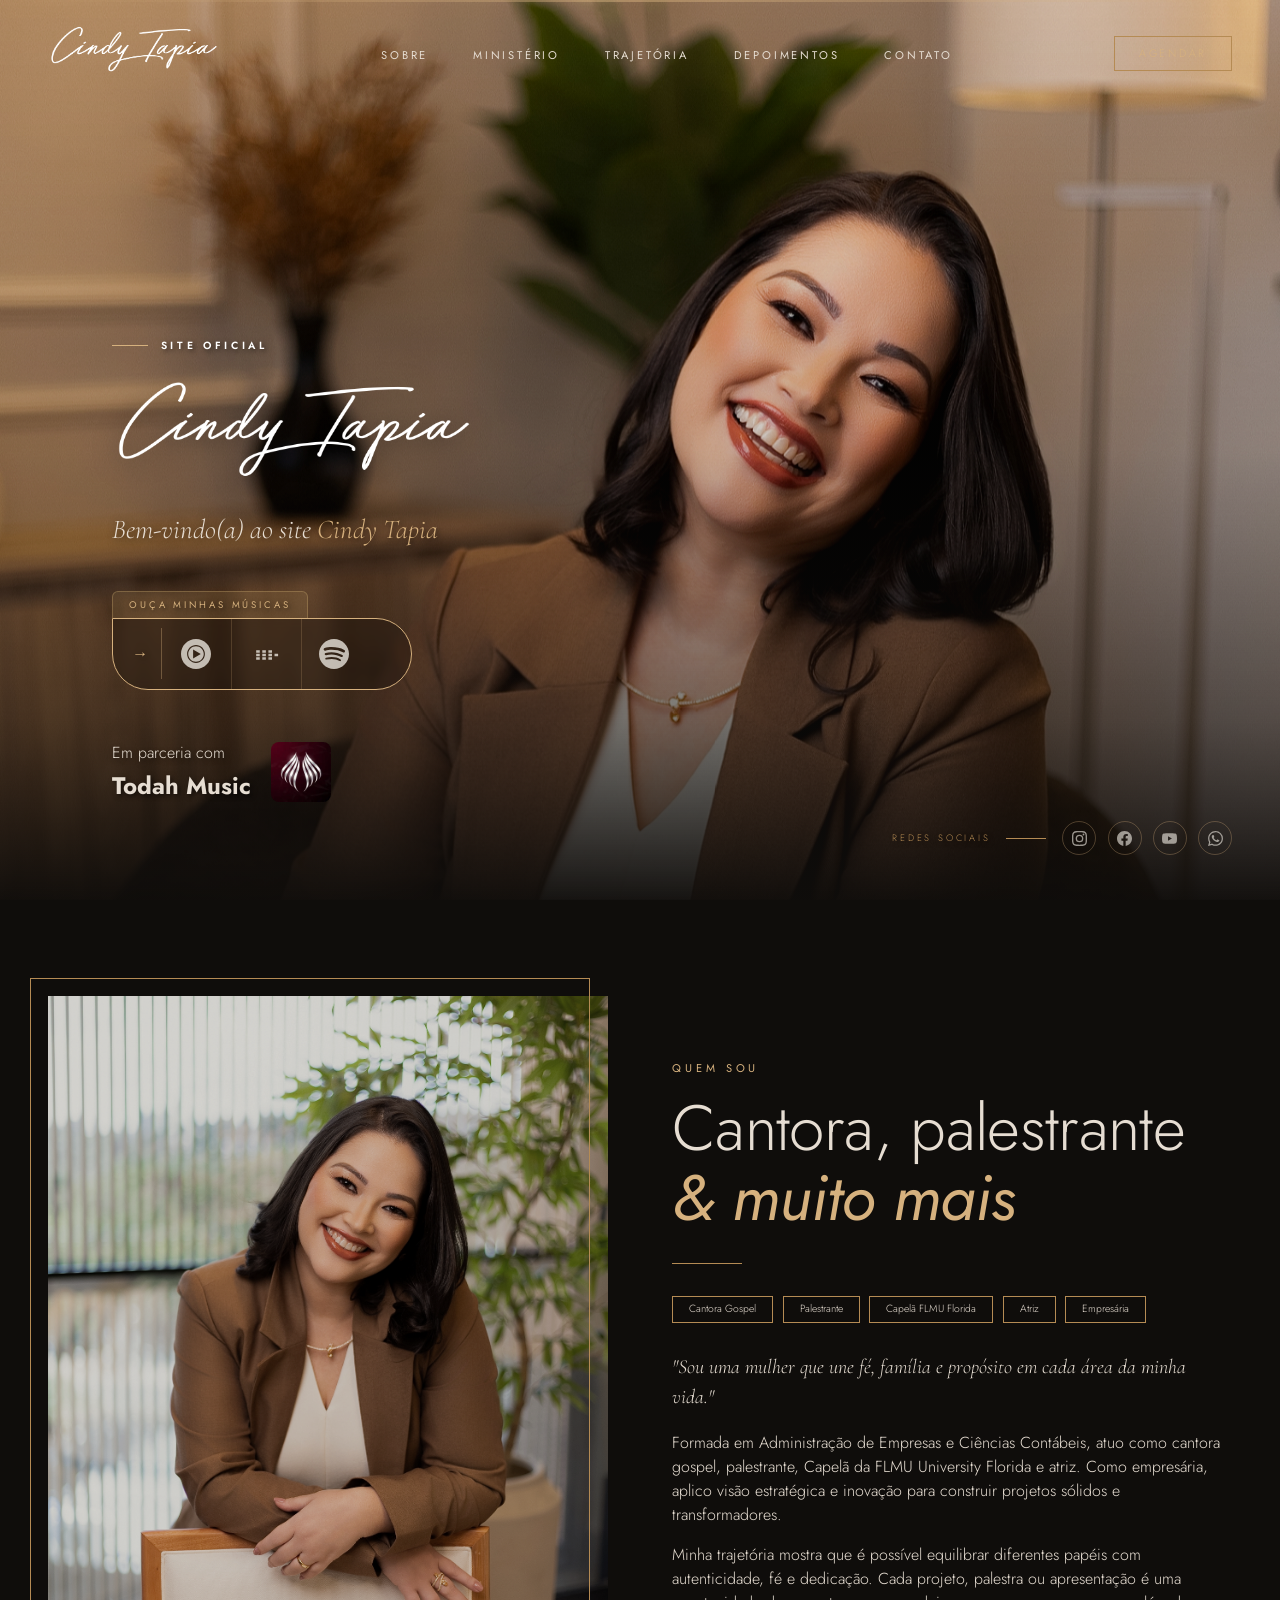
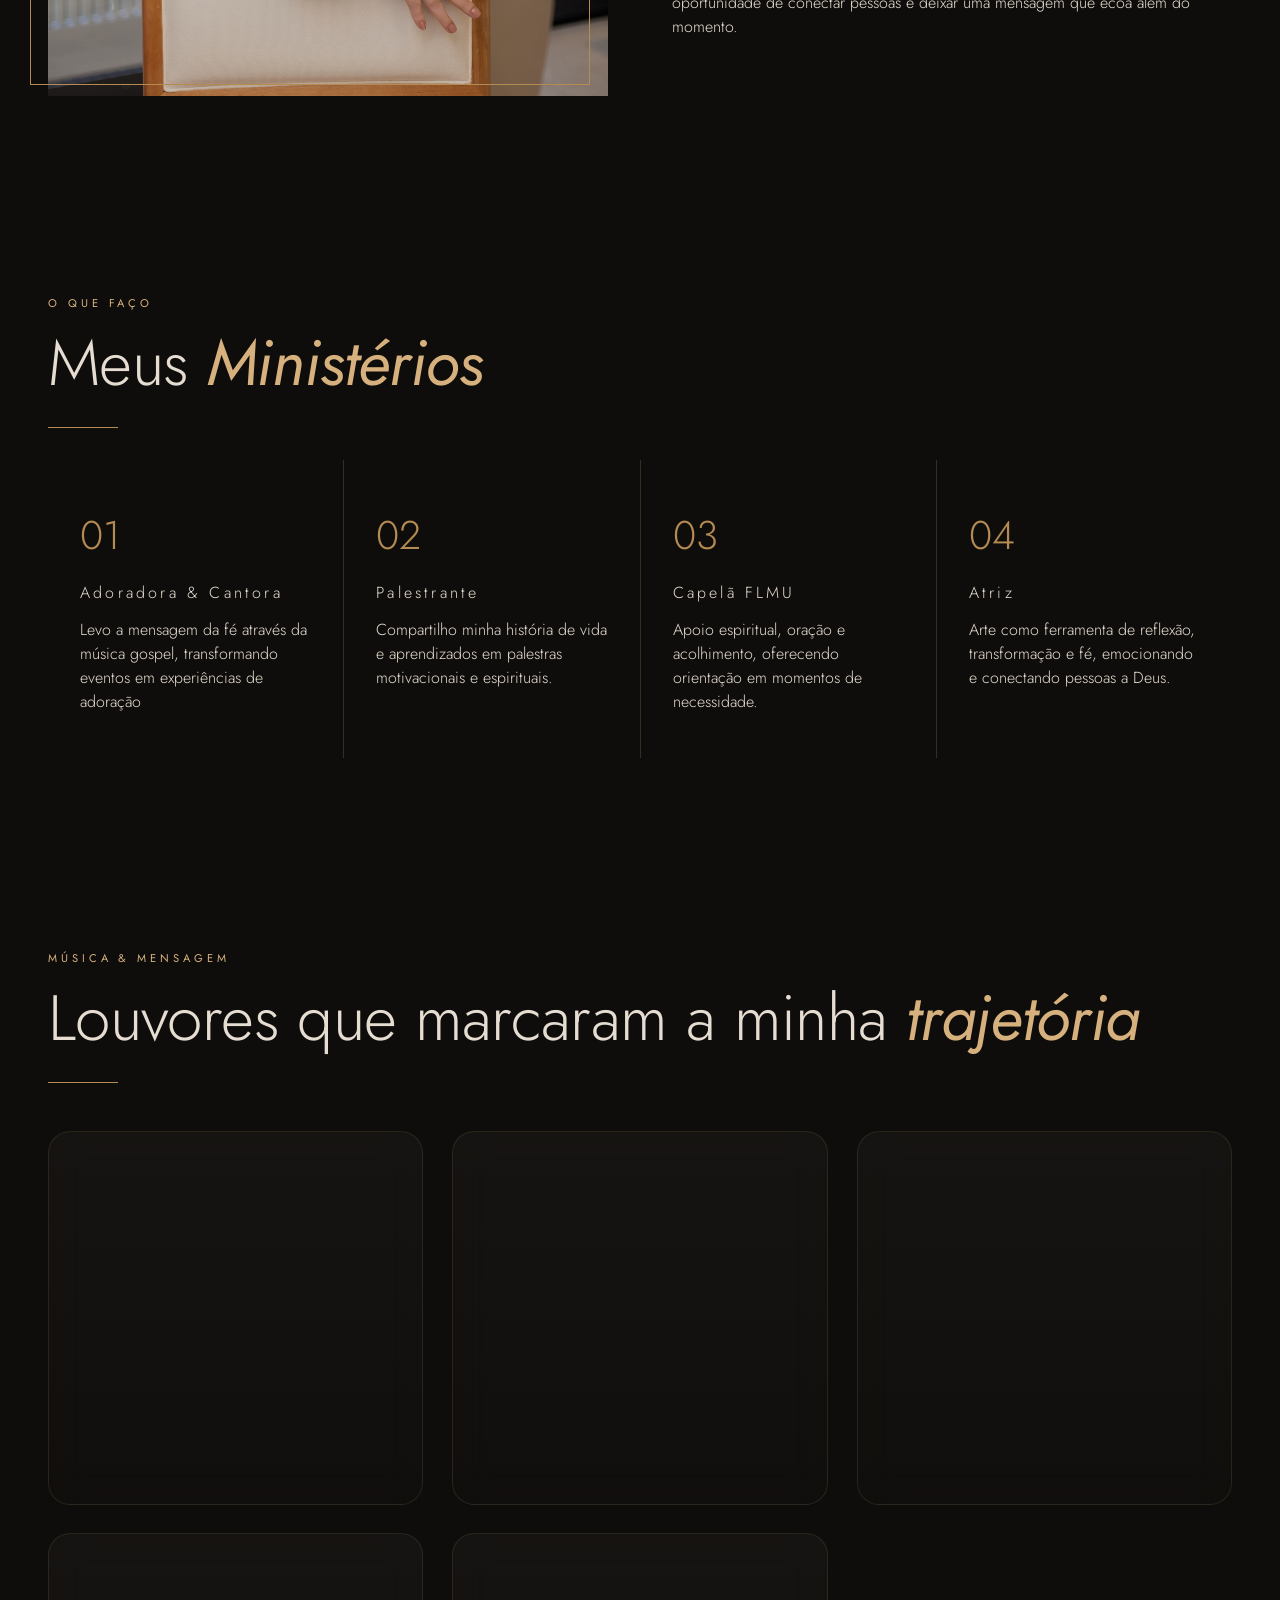
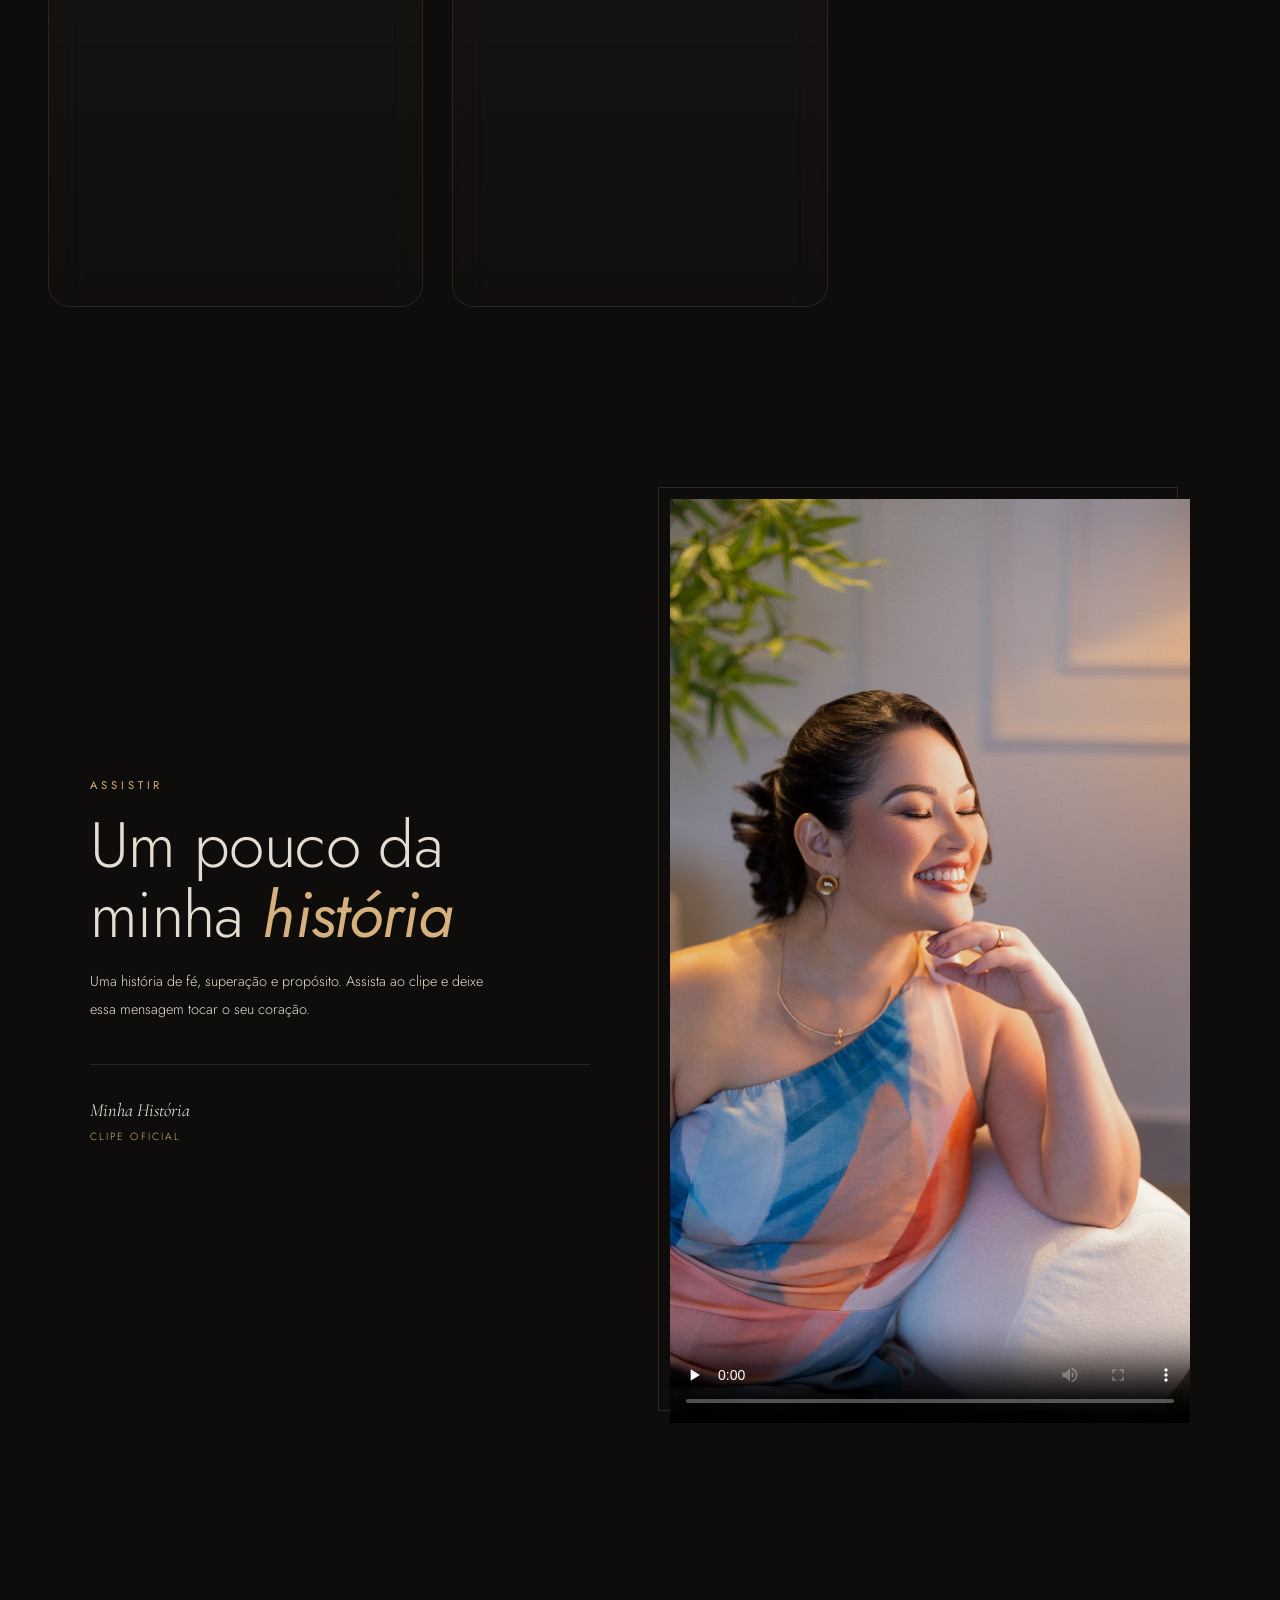
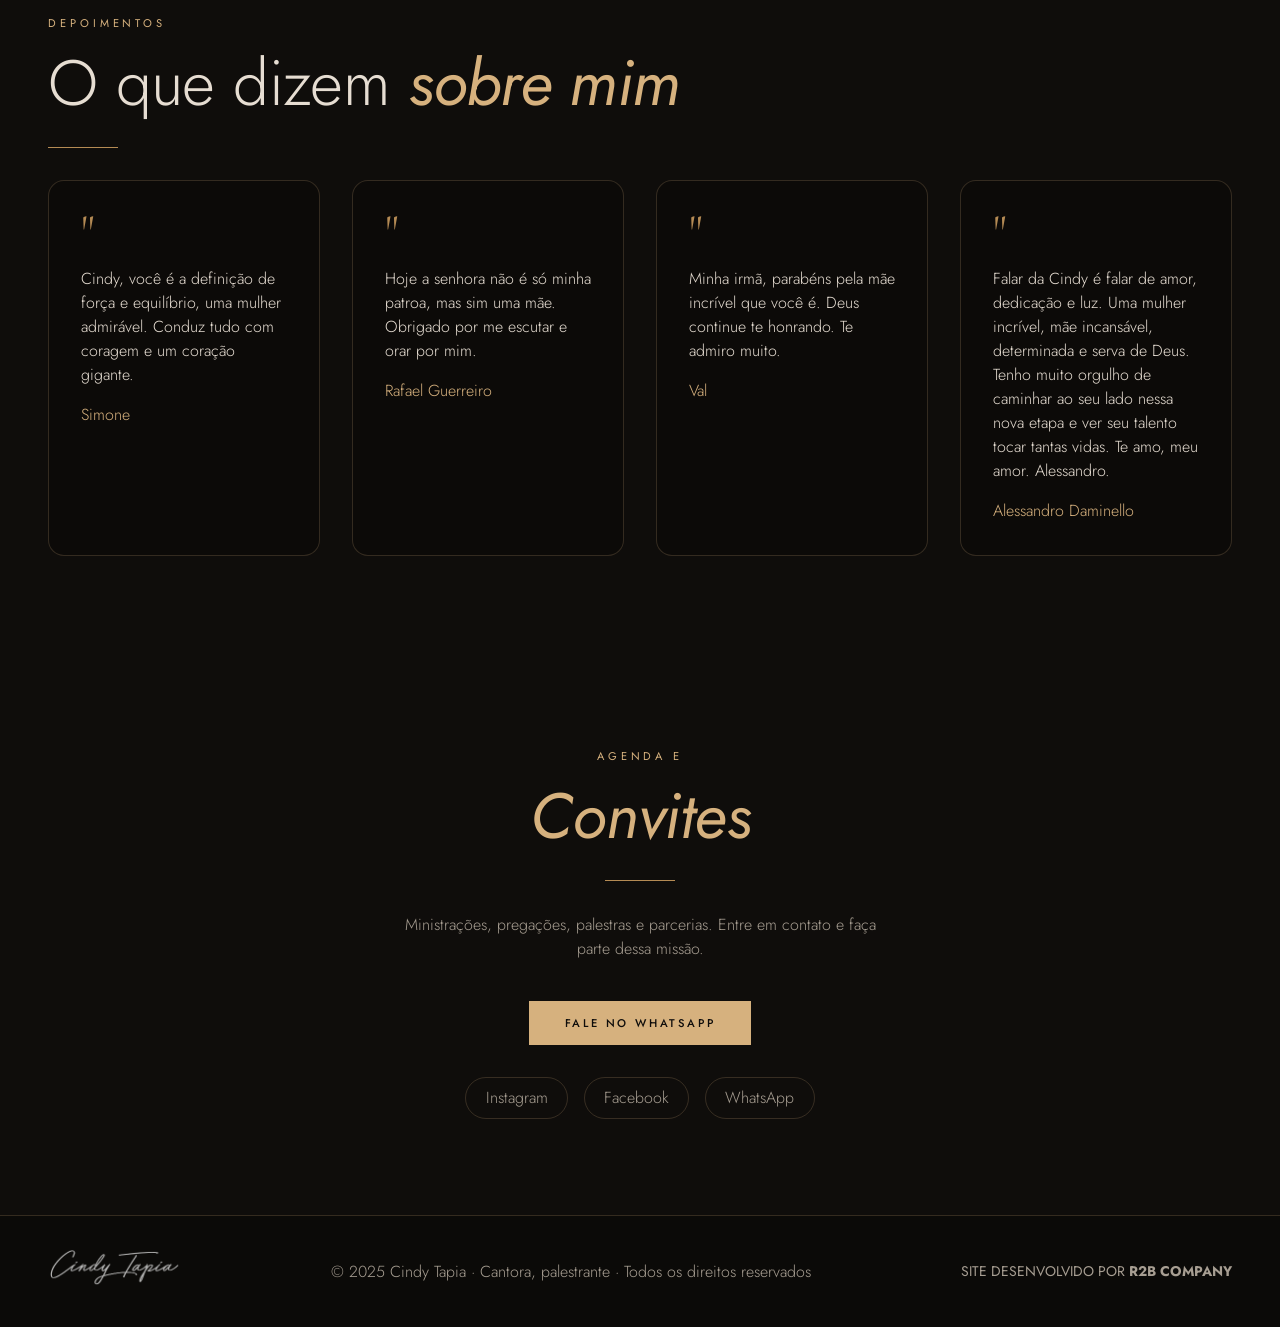
<file: index.html>
<!DOCTYPE html>
<html lang="pt-BR">

<head>
  <meta charset="UTF-8">
  <meta name="viewport" content="width=device-width, initial-scale=1.0, viewport-fit=cover">
  <title>Cindy Tapia — Cantora, Palestrante & Adoradora | Site Oficial</title>
  <link rel="preconnect" href="https://fonts.googleapis.com">
  <link rel="preconnect" href="https://fonts.gstatic.com" crossorigin>
  <link
    href="https://fonts.googleapis.com/css2?family=Cormorant+Garamond:ital,wght@0,300;0,400;0,500;0,600;1,300;1,400&family=Jost:wght@200;300;400;500;600&display=swap"
    rel="stylesheet">
  <link rel="stylesheet" href="css/base.css">
  <link rel="stylesheet" href="css/nav.css">
  <link rel="stylesheet" href="css/hero.css">
  <link rel="stylesheet" href="css/sobre.css">
  <link rel="stylesheet" href="css/ministerios.css">
  <link rel="stylesheet" href="css/hits.css">
  <link rel="stylesheet" href="css/depoimentos.css">
  <link rel="stylesheet" href="css/video.css">
  <link rel="stylesheet" href="css/contato.css">
  <link rel="stylesheet" href="css/footer.css">
  <link rel="stylesheet" href="css/responsive.css">
</head>

<body>

  <nav id="main-nav">
    <a href="#inicio" class="nav-logo">
      <img src="./imgs/Logo_Cindy-Tapi.png" alt="Cindy Tapia Logo">
    </a>

    <ul class="nav-links">
      <li><a href="#sobre" class="nav-link-item">Sobre</a></li>
      <li><a href="#ministerio" class="nav-link-item">Ministério</a></li>
      <li><a href="#trajetoria" class="nav-link-item">Trajetória</a></li>
      <li><a href="#depoimentos" class="nav-link-item">Depoimentos</a></li>
      <li><a href="#contato" class="nav-link-item">Contato</a></li>
    </ul>

    <a href="#contato" class="nav-cta">Agendar</a>

    <button class="nav-hamburger" id="nav-hamburger" aria-label="Abrir menu">
      <span></span>
      <span></span>
      <span></span>
    </button>
  </nav>

  <!-- Menu mobile overlay -->
  <div class="nav-mobile-overlay" id="nav-mobile-overlay">
    <button class="nav-mobile-close" id="nav-mobile-close" aria-label="Fechar menu">✕</button>
    <ul class="nav-mobile-links">
      <li><a href="#sobre">Sobre</a></li>
      <li><a href="#ministerio">Ministério</a></li>
      <li><a href="#trajetoria">Trajetória</a></li>
      <li><a href="#depoimentos">Depoimentos</a></li>
      <li><a href="#contato">Contato</a></li>
    </ul>
    <a href="#contato" class="btn-primary nav-mobile-cta">Agendar</a>
  </div>

  <!-- Hero -->
  <section id="inicio">
    <div class="hero-bg"></div>
    <div class="hero-overlay"></div>
    <div class="hero-topline"></div>

    <div class="hero-content">
      <p class="hero-label">Site Oficial</p>

      <img class="hero-logo-img" src="./imgs/Logo_Cindy-Tapi.png" alt="Cindy Tapia Logo">

      <p class="hero-slogan">Bem-vindo(a) ao site <em>Cindy Tapia</em></p>

      <!-- Botão streaming -->
      <div class="stream-wrapper">
        <span class="stream-top-label">Ouça minhas músicas</span>
        <div class="hero-stream-btn">
          <span class="stream-arrow">→</span>
          <span class="stream-icons">
            <a href="https://music.youtube.com/search?q=Cindy+Tapia" target="_blank" class="stream-icon"
              title="YouTube Music">
              <svg viewBox="0 0 24 24" xmlns="http://www.w3.org/2000/svg">
                <path
                  d="M12 0C5.376 0 0 5.376 0 12s5.376 12 12 12 12-5.376 12-12S18.624 0 12 0zm0 19.104c-3.924 0-7.104-3.18-7.104-7.104S8.076 4.896 12 4.896s7.104 3.18 7.104 7.104-3.18 7.104-7.104 7.104zm0-13.332c-3.432 0-6.228 2.796-6.228 6.228S8.568 18.228 12 18.228s6.228-2.796 6.228-6.228S15.432 5.772 12 5.772zM9.684 15.54V8.46L15.816 12l-6.132 3.54z" />
              </svg>
            </a>
            <a href="https://www.deezer.com/search/Cindy%20Tapia" target="_blank" class="stream-icon" title="Deezer">
              <svg viewBox="0 0 24 24" xmlns="http://www.w3.org/2000/svg">
                <path
                  d="M18.81 11.843h2.877v1.937H18.81zm-4.893 0h2.877v1.937h-2.877zm-4.891 0h2.877v1.937H9.026zm-4.893 0H7.01v1.937H4.133zM13.917 9H16.794v1.937h-2.877zM9.026 9h2.877v1.937H9.026zM4.133 9H7.01v1.937H4.133zm9.784 5.683h2.877v1.937h-2.877zm-4.891 0h2.877v1.937H9.026zm-4.893 0H7.01v1.937H4.133z" />
              </svg>
            </a>
            <a href="https://open.spotify.com/search/Cindy%20Tapia" target="_blank" class="stream-icon" title="Spotify">
              <svg viewBox="0 0 24 24" xmlns="http://www.w3.org/2000/svg">
                <path
                  d="M12 0C5.4 0 0 5.4 0 12s5.4 12 12 12 12-5.4 12-12S18.66 0 12 0zm5.521 17.34c-.24.359-.66.48-1.021.24-2.82-1.74-6.36-2.101-10.561-1.141-.418.122-.779-.179-.899-.539-.12-.421.18-.78.54-.9 4.56-1.021 8.52-.6 11.64 1.32.42.18.479.659.301 1.02zm1.44-3.3c-.301.42-.841.6-1.262.3-3.239-1.98-8.159-2.58-11.939-1.38-.479.12-1.02-.12-1.14-.6-.12-.48.12-1.021.6-1.141C9.6 9.9 15 10.561 18.72 12.84c.361.181.54.78.241 1.2zm.12-3.36C15.24 8.4 8.82 8.16 5.16 9.301c-.6.179-1.2-.181-1.38-.721-.18-.601.18-1.2.72-1.381 4.26-1.26 11.28-1.02 15.721 1.621.539.3.719 1.02.419 1.56-.299.421-1.02.599-1.559.3z" />
              </svg>
            </a>
          </span>
        </div>
      </div>
      <div class="hover-ofer">
        <div class="hover-ofer-inter">
          <p>Em parceria com</p>
          <h1>Todah Music</h1>
        </div>
        <img class="logoTodah" src="./imgs/logoTodah.webp" alt="Todah Music Logo" />
      </div>

      <div class="hero-social esconder-desktop">
        <div class="hero-social-icons">
          <a href="https://www.instagram.com/cindytapia.oficial" target="_blank" class="social-icon-btn"
            title="Instagram">
            <svg viewBox="0 0 24 24">
              <path
                d="M12 2.163c3.204 0 3.584.012 4.85.07 3.252.148 4.771 1.691 4.919 4.919.058 1.265.069 1.645.069 4.849 0 3.205-.012 3.584-.069 4.849-.149 3.225-1.664 4.771-4.919 4.919-1.266.058-1.644.07-4.85.07-3.204 0-3.584-.012-4.849-.07-3.26-.149-4.771-1.699-4.919-4.92-.058-1.265-.07-1.644-.07-4.849 0-3.204.013-3.583.07-4.849.149-3.227 1.664-4.771 4.919-4.919 1.266-.057 1.645-.069 4.849-.069zM12 0C8.741 0 8.333.014 7.053.072 2.695.272.273 2.69.073 7.052.014 8.333 0 8.741 0 12c0 3.259.014 3.668.072 4.948.2 4.358 2.618 6.78 6.98 6.98C8.333 23.986 8.741 24 12 24c3.259 0 3.668-.014 4.948-.072 4.354-.2 6.782-2.618 6.979-6.98.059-1.28.073-1.689.073-4.948 0-3.259-.014-3.667-.072-4.947-.196-4.354-2.617-6.78-6.979-6.98C15.668.014 15.259 0 12 0zm0 5.838a6.162 6.162 0 100 12.324 6.162 6.162 0 000-12.324zM12 16a4 4 0 110-8 4 4 0 010 8zm6.406-11.845a1.44 1.44 0 100 2.881 1.44 1.44 0 000-2.881z" />
            </svg>
          </a>
          <a href="https://www.facebook.com/cindytapia.oficial/" target="_blank" class="social-icon-btn"
            title="Facebook">
            <svg viewBox="0 0 24 24">
              <path
                d="M24 12.073c0-6.627-5.373-12-12-12s-12 5.373-12 12c0 5.99 4.388 10.954 10.125 11.854v-8.385H7.078v-3.47h3.047V9.43c0-3.007 1.792-4.669 4.533-4.669 1.312 0 2.686.235 2.686.235v2.953H15.83c-1.491 0-1.956.925-1.956 1.874v2.25h3.328l-.532 3.47h-2.796v8.385C19.612 23.027 24 18.062 24 12.073z" />
            </svg>
          </a>
          <a href="https://www.youtube.com/@CindyTapia" target="_blank" class="social-icon-btn" title="YouTube">
            <svg viewBox="0 0 24 24">
              <path
                d="M23.495 6.205a3.007 3.007 0 00-2.088-2.088c-1.87-.501-9.396-.501-9.396-.501s-7.507-.01-9.396.501A3.007 3.007 0 00.527 6.205a31.247 31.247 0 00-.522 5.805 31.247 31.247 0 00.522 5.783 3.007 3.007 0 002.088 2.088c1.868.502 9.396.502 9.396.502s7.506 0 9.396-.502a3.007 3.007 0 002.088-2.088 31.247 31.247 0 00.5-5.783 31.247 31.247 0 00-.5-5.805zM9.609 15.601V8.408l6.264 3.602z" />
            </svg>
          </a>
          <a href="https://wa.me/5519974047076" target="_blank" class="social-icon-btn" title="WhatsApp">
            <svg viewBox="0 0 24 24">
              <path
                d="M17.472 14.382c-.297-.149-1.758-.867-2.03-.967-.273-.099-.471-.148-.67.15-.197.297-.767.966-.94 1.164-.173.199-.347.223-.644.075-.297-.15-1.255-.463-2.39-1.475-.883-.788-1.48-1.761-1.653-2.059-.173-.297-.018-.458.13-.606.134-.133.298-.347.446-.52.149-.174.198-.298.298-.497.099-.198.05-.371-.025-.52-.075-.149-.669-1.612-.916-2.207-.242-.579-.487-.5-.669-.51-.173-.008-.371-.01-.57-.01-.198 0-.52.074-.792.372-.272.297-1.04 1.016-1.04 2.479 0 1.462 1.065 2.875 1.213 3.074.149.198 2.096 3.2 5.077 4.487.709.306 1.262.489 1.694.625.712.227 1.36.195 1.871.118.571-.085 1.758-.719 2.006-1.413.248-.694.248-1.289.173-1.413-.074-.124-.272-.198-.57-.347m-5.421 7.403h-.004a9.87 9.87 0 01-5.031-1.378l-.361-.214-3.741.982.998-3.648-.235-.374a9.86 9.86 0 01-1.51-5.26c.001-5.45 4.436-9.884 9.888-9.884 2.64 0 5.122 1.03 6.988 2.898a9.825 9.825 0 012.893 6.994c-.003 5.45-4.437 9.884-9.885 9.884m8.413-18.297A11.815 11.815 0 0012.05 0C5.495 0 .16 5.335.157 11.892c0 2.096.547 4.142 1.588 5.945L.057 24l6.305-1.654a11.882 11.882 0 005.683 1.448h.005c6.554 0 11.89-5.335 11.893-11.893a11.821 11.821 0 00-3.48-8.413z" />
            </svg>
          </a>
        </div>
      </div>
    </div>

    <!-- Redes sociais inferior direito (Desktop) -->
    <div class="hero-social esconder-celular">
      <span class="hero-social-label">Redes Sociais</span>
      <div class="hero-social-line"></div>
      <div class="hero-social-icons">
        <a href="https://www.instagram.com/cindytapia.oficial" target="_blank" class="social-icon-btn"
          title="Instagram">
          <svg viewBox="0 0 24 24">
            <path
              d="M12 2.163c3.204 0 3.584.012 4.85.07 3.252.148 4.771 1.691 4.919 4.919.058 1.265.069 1.645.069 4.849 0 3.205-.012 3.584-.069 4.849-.149 3.225-1.664 4.771-4.919 4.919-1.266.058-1.644.07-4.85.07-3.204 0-3.584-.012-4.849-.07-3.26-.149-4.771-1.699-4.919-4.92-.058-1.265-.07-1.644-.07-4.849 0-3.204.013-3.583.07-4.849.149-3.227 1.664-4.771 4.919-4.919 1.266-.057 1.645-.069 4.849-.069zM12 0C8.741 0 8.333.014 7.053.072 2.695.272.273 2.69.073 7.052.014 8.333 0 8.741 0 12c0 3.259.014 3.668.072 4.948.2 4.358 2.618 6.78 6.98 6.98C8.333 23.986 8.741 24 12 24c3.259 0 3.668-.014 4.948-.072 4.354-.2 6.782-2.618 6.979-6.98.059-1.28.073-1.689.073-4.948 0-3.259-.014-3.667-.072-4.947-.196-4.354-2.617-6.78-6.979-6.98C15.668.014 15.259 0 12 0zm0 5.838a6.162 6.162 0 100 12.324 6.162 6.162 0 000-12.324zM12 16a4 4 0 110-8 4 4 0 010 8zm6.406-11.845a1.44 1.44 0 100 2.881 1.44 1.44 0 000-2.881z" />
          </svg>
        </a>
        <a href="https://www.facebook.com/cindytapia.oficial/" target="_blank" class="social-icon-btn" title="Facebook">
          <svg viewBox="0 0 24 24">
            <path
              d="M24 12.073c0-6.627-5.373-12-12-12s-12 5.373-12 12c0 5.99 4.388 10.954 10.125 11.854v-8.385H7.078v-3.47h3.047V9.43c0-3.007 1.792-4.669 4.533-4.669 1.312 0 2.686.235 2.686.235v2.953H15.83c-1.491 0-1.956.925-1.956 1.874v2.25h3.328l-.532 3.47h-2.796v8.385C19.612 23.027 24 18.062 24 12.073z" />
          </svg>
        </a>
        <a href="https://www.youtube.com/@CindyTapia" target="_blank" class="social-icon-btn" title="YouTube">
          <svg viewBox="0 0 24 24">
            <path
              d="M23.495 6.205a3.007 3.007 0 00-2.088-2.088c-1.87-.501-9.396-.501-9.396-.501s-7.507-.01-9.396.501A3.007 3.007 0 00.527 6.205a31.247 31.247 0 00-.522 5.805 31.247 31.247 0 00.522 5.783 3.007 3.007 0 002.088 2.088c1.868.502 9.396.502 9.396.502s7.506 0 9.396-.502a3.007 3.007 0 002.088-2.088 31.247 31.247 0 00.5-5.783 31.247 31.247 0 00-.5-5.805zM9.609 15.601V8.408l6.264 3.602z" />
          </svg>
        </a>
        <a href="https://wa.me/5519974047076" target="_blank" class="social-icon-btn" title="WhatsApp">
          <svg viewBox="0 0 24 24">
            <path
              d="M17.472 14.382c-.297-.149-1.758-.867-2.03-.967-.273-.099-.471-.148-.67.15-.197.297-.767.966-.94 1.164-.173.199-.347.223-.644.075-.297-.15-1.255-.463-2.39-1.475-.883-.788-1.48-1.761-1.653-2.059-.173-.297-.018-.458.13-.606.134-.133.298-.347.446-.52.149-.174.198-.298.298-.497.099-.198.05-.371-.025-.52-.075-.149-.669-1.612-.916-2.207-.242-.579-.487-.5-.669-.51-.173-.008-.371-.01-.57-.01-.198 0-.52.074-.792.372-.272.297-1.04 1.016-1.04 2.479 0 1.462 1.065 2.875 1.213 3.074.149.198 2.096 3.2 5.077 4.487.709.306 1.262.489 1.694.625.712.227 1.36.195 1.871.118.571-.085 1.758-.719 2.006-1.413.248-.694.248-1.289.173-1.413-.074-.124-.272-.198-.57-.347m-5.421 7.403h-.004a9.87 9.87 0 01-5.031-1.378l-.361-.214-3.741.982.998-3.648-.235-.374a9.86 9.86 0 01-1.51-5.26c.001-5.45 4.436-9.884 9.888-9.884 2.64 0 5.122 1.03 6.988 2.898a9.825 9.825 0 012.893 6.994c-.003 5.45-4.437 9.884-9.885 9.884m8.413-18.297A11.815 11.815 0 0012.05 0C5.495 0 .16 5.335.157 11.892c0 2.096.547 4.142 1.588 5.945L.057 24l6.305-1.654a11.882 11.882 0 005.683 1.448h.005c6.554 0 11.89-5.335 11.893-11.893a11.821 11.821 0 00-3.48-8.413z" />
          </svg>
        </a>
      </div>
    </div>
  </section>

  <!-- Sobre -->
  <section id="sobre" class="grid-2col">
    <div class="sobre-img-wrap">
      <img class="sobre-img" src="./imgs/sobre.webp" alt="Cindy Tapia retrato">
      <div class="sobre-deco"></div>
    </div>
    <div class="sobre-text">
      <p class="section-label">Quem sou</p>
      <h2 class="section-title">Cantora, palestrante <em>& muito mais</em></h2>
      <div class="divider-premium"></div>
      <div class="sobre-tags">
        <span class="sobre-tag">Cantora Gospel</span>
        <span class="sobre-tag">Palestrante</span>
        <span class="sobre-tag">Capelã FLMU Florida</span>
        <span class="sobre-tag">Atriz</span>
        <span class="sobre-tag">Empresária</span>
      </div>
      <p class="sobre-lead">"Sou uma mulher que une fé, família e propósito em cada área da minha vida."</p>
      <p class="sobre-copy">Formada em Administração de Empresas e Ciências Contábeis, atuo como cantora gospel,
        palestrante, Capelã da FLMU University Florida e atriz. Como empresária, aplico visão estratégica e inovação
        para construir projetos sólidos e transformadores.</p>
      <p>Minha trajetória mostra que é possível equilibrar diferentes papéis com autenticidade, fé e dedicação. Cada
        projeto, palestra ou apresentação é uma oportunidade de conectar pessoas e deixar uma mensagem que ecoa além do
        momento.</p>
    </div>
  </section>

  <!-- ministerio -->
  <section id="ministerio">
    <p class="section-label">O que faço</p>
    <h2 class="section-title">Meus <em>Ministérios</em></h2>
    <div class="divider-premium"></div>
    <div class="servicos-grid-premium">
      <div class="servico-card">
        <div class="servico-num">01</div>
        <div class="servico-titulo">Adoradora & Cantora</div>
        <p>Levo a mensagem da fé através da música gospel, transformando eventos em experiências de adoração</p>
      </div>
      <div class="servico-card">
        <div class="servico-num">02</div>
        <div class="servico-titulo">Palestrante</div>
        <p>Compartilho minha história de vida e aprendizados em palestras motivacionais e espirituais.</p>
      </div>
      <div class="servico-card">
        <div class="servico-num">03</div>
        <div class="servico-titulo">Capelã FLMU</div>
        <p>Apoio espiritual, oração e acolhimento, oferecendo orientação em momentos de necessidade.</p>
      </div>
      <div class="servico-card">
        <div class="servico-num">04</div>
        <div class="servico-titulo">Atriz</div>
        <p>Arte como ferramenta de reflexão, transformação e fé, emocionando e conectando pessoas a Deus.</p>
      </div>
    </div>
  </section>

  <!-- Louvores que marcaram a minha trajetoria -->
  <section id="trajetoria">
    <p class="section-label">Música & Mensagem</p>
    <h2 class="section-title">
      Louvores que marcaram a minha <em>trajetória</em>
    </h2>

    <div class="divider-premium"></div>

    <div class="hits-grid">

      <!-- Deus de Obras Completas -->
      <div class="hit-card">
        <iframe src="https://open.spotify.com/embed/track/2w0ClmhcjbXhTUHwZRWDJ8?utm_source=generator" loading="lazy"
          allow="autoplay; clipboard-write; encrypted-media; fullscreen; picture-in-picture">
        </iframe>
      </div>

      <!-- Eu Navegarei -->
      <div class="hit-card">
        <iframe data-testid="embed-iframe" style="border-radius:12px"
          src="https://open.spotify.com/embed/track/3pyEWO6mEOzOeMobs5BP6p?utm_source=generator" width="100%"
          height="352" frameBorder="0" allowfullscreen=""
          allow="autoplay; clipboard-write; encrypted-media; fullscreen; picture-in-picture" loading="lazy"></iframe>
      </div>

      <!-- Algo Novo -->
      <div class="hit-card">
        <iframe data-testid="embed-iframe" style="border-radius:12px"
          src="https://open.spotify.com/embed/track/2JI4EXMfT59uUWjLrJVvhj?utm_source=generator" width="100%"
          height="352" frameBorder="0" allowfullscreen=""
          allow="autoplay; clipboard-write; encrypted-media; fullscreen; picture-in-picture" loading="lazy"></iframe>
      </div>

      <!-- Abraça-me -->
      <div class="hit-card">
        <iframe data-testid="embed-iframe" style="border-radius:12px"
          src="https://open.spotify.com/embed/track/3tL5Z3gKxriLdI5xusXvhW?utm_source=generator" width="100%"
          height="352" frameBorder="0" allowfullscreen=""
          allow="autoplay; clipboard-write; encrypted-media; fullscreen; picture-in-picture" loading="lazy"></iframe>
      </div>

      <!-- Em Teus Braços -->
      <div class="hit-card">
        <iframe data-testid="embed-iframe" style="border-radius:12px"
          src="https://open.spotify.com/embed/track/0kH6BPFcm3yNBVry3SpwMQ?utm_source=generator" width="100%"
          height="352" frameBorder="0" allowfullscreen=""
          allow="autoplay; clipboard-write; encrypted-media; fullscreen; picture-in-picture" loading="lazy"></iframe>
      </div>

    </div>
  </section>
  <!-- Video -->
  <section id="video">
    <div class="video-layout">

      <div class="video-text">
        <p class="section-label">Assistir</p>
        <h2 class="section-title">Um pouco da minha <em>história</em></h2>
        <div class="divider"></div>
        <p class="video-desc">
          Uma história de fé, superação e propósito. Assista ao clipe e deixe
          essa mensagem tocar o seu coração.
        </p>
        <div class="video-meta">
          <div class="video-info-title">Minha História</div>
          <div class="video-info-sub">Clipe Oficial</div>
        </div>
      </div>

      <div class="video-outer">
        <div class="video-border-deco"></div>
        <div class="video-wrap">
          <video class="video-player" src="./videos/historia_toda.mp4" poster="./imgs/poster.webp" controls
            preload="none"></video>
        </div>
      </div>

    </div>
  </section>

  <!-- Depoimentos -->
  <section id="depoimentos">
    <p class="section-label">Depoimentos</p>
    <h2 class="section-title">O que dizem <em>sobre mim</em></h2>
    <div class="divider-premium"></div>
    <div class="dep-grid">
      <div class="dep-card">
        <div class="dep-quote">"</div>
        <p class="dep-text">Cindy, você é a definição de força e equilíbrio, uma mulher admirável. Conduz tudo com
          coragem e um coração gigante.</p>
        <div class="dep-autor">Simone</div>
      </div>
      <div class="dep-card">
        <div class="dep-quote">"</div>
        <p class="dep-text">Hoje a senhora não é só minha patroa, mas sim uma mãe. Obrigado por me escutar e orar por
          mim.</p>
        <div class="dep-autor">Rafael Guerreiro</div>
      </div>
      <div class="dep-card">
        <div class="dep-quote">"</div>
        <p class="dep-text">Minha irmã, parabéns pela mãe incrível que você é. Deus continue te honrando. Te admiro
          muito.</p>
        <div class="dep-autor">Val</div>
      </div>
       <div class="dep-card">
        <div class="dep-quote">"</div>
        <p class="dep-text">Falar da Cindy é falar de amor, dedicação e luz. Uma mulher incrível, mãe incansável, determinada e serva de Deus. Tenho muito orgulho de caminhar ao seu lado nessa nova etapa e ver seu talento tocar tantas vidas. Te amo, meu amor. Alessandro.</p>
        <div class="dep-autor">Alessandro Daminello</div>
      </div>
    </div>
  </section>

  <!-- Contato -->
  <section id="contato" class="contact-section">
    <p class="section-label">Agenda e</p>
    <h2 class="section-title"><em>Convites</em></h2>
    <div class="divider-premium divider-center"></div>
    <p class="contact-description">Ministrações, pregações, palestras e parcerias. Entre em contato e faça
      parte dessa missão.</p>
    <a href="https://wa.me/5519974047076" target="_blank" class="btn-primary contact-cta">Fale no WhatsApp</a>
    <div class="contact-actions">
      <a href="https://www.instagram.com/cindytapia.oficial" target="_blank" class="social-pill">Instagram</a>
      <a href="https://www.facebook.com/cindytapia.oficial/" target="_blank" class="social-pill">Facebook</a>
      <a href="https://wa.me/5519974047076" target="_blank" class="social-pill">WhatsApp</a>
    </div>
  </section>

  <!-- Rodapé -->
  <footer>
    <div class="footer-logo">
      <img src="./imgs/Logo_Cindy-Tapi.png" alt="Cindy Tapia">
    </div>
    <div class="footer-copy">© 2025 Cindy Tapia · Cantora, palestrante · Todos os direitos reservados</div>
    <a href="https://r2bpropaganda.com.br" target="_blank">Site Desenvolvido por <strong>R2B Company</strong></a>
  </footer>

  <script>
    const nav = document.getElementById('main-nav');
    window.addEventListener('scroll', () => {
      nav.classList.toggle('scrolled', window.scrollY > 60);
    });

    const hamburger = document.getElementById('nav-hamburger');
    const mobileOverlay = document.getElementById('nav-mobile-overlay');
    const mobileClose = document.getElementById('nav-mobile-close');

    function openMenu() {
      hamburger.classList.add('open');
      mobileOverlay.classList.add('open');
      document.body.style.overflow = 'hidden';
    }

    function closeMenu() {
      hamburger.classList.remove('open');
      mobileOverlay.classList.remove('open');
      document.body.style.overflow = '';
    }

    hamburger.addEventListener('click', openMenu);
    mobileClose.addEventListener('click', closeMenu);

    mobileOverlay.querySelectorAll('a').forEach(link => {
      link.addEventListener('click', closeMenu);
    });
  </script>
</body>

</html>
</file>
<file: css/base.css>
* {
  margin: 0;
  padding: 0;
  box-sizing: border-box;
}

:root {
  --cream: #FBF7F0;
  --dark: #0F0D0B;
  --deep-brown: #1C1814;
  --gold: #D6B17E;
  --gold-muted: #B58B54;
  --text-muted: #A79E92;
  --text-light: #E6DDD2;
  --border-gold: rgba(214, 177, 126, 0.2);
}

html {
  overflow-x: hidden;
  scroll-behavior: smooth;
}

body {
  background-color: var(--dark);
  color: var(--text-light);
  font-family: 'Jost', sans-serif;
  font-weight: 300;
  line-height: 1.5;
  scroll-behavior: smooth;
  overflow-x: hidden;
  max-width: 100vw;
}

img {
  max-width: 100%;
  height: auto;
}

::-webkit-scrollbar { width: 6px; }
::-webkit-scrollbar-track { background: var(--deep-brown); }
::-webkit-scrollbar-thumb { background: var(--gold-muted); border-radius: 8px; }

.section-label {
  font-size: 0.7rem;
  letter-spacing: 0.35em;
  text-transform: uppercase;
  color: var(--gold);
  margin-bottom: 1rem;
  font-weight: 400;
}

.section-title {
  font-size: clamp(2.2rem, 5vw, 4rem);
  font-weight: 300;
  line-height: 1.1;
  letter-spacing: -0.01em;
  margin-bottom: 1rem;
}

.section-title em {
  font-style: italic;
  color: var(--gold);
  font-weight: 400;
}

.divider-premium {
  width: 70px;
  height: 1px;
  background: var(--gold-muted);
  margin: 1.8rem 0 2rem 0;
}

.divider-center {
  margin-left: auto;
  margin-right: auto;
}

section {
  padding: 6rem 3rem;
}

.grid-2col {
  display: grid;
  grid-template-columns: 1fr 1fr;
  gap: 4rem;
  align-items: center;
}
</file>
<file: css/nav.css>
nav {
  position: fixed;
  top: 0;
  left: 0;
  width: 100%;
  z-index: 1000;
  display: flex;
  justify-content: space-between;
  align-items: center;
  padding: 1.5rem 3rem;
  transition: all 0.4s cubic-bezier(0.2, 0.9, 0.4, 1.1);
  backdrop-filter: blur(0px);
}

nav.scrolled {
  background: rgba(15, 13, 11, 0.92);
  backdrop-filter: blur(12px);
  padding: 0.9rem 3rem;
  border-bottom: 1px solid var(--border-gold);
}

.nav-logo img {
  height: 52px;
  width: auto;
  filter: brightness(1.1);
}

.nav-links {
  display: flex;
  gap: 2.8rem;
  list-style: none;
}

.nav-links a {
  text-decoration: none;
  font-size: 0.7rem;
  letter-spacing: 0.25em;
  text-transform: uppercase;
  color: var(--text-light);
  font-weight: 400;
  transition: color 0.25s;
}

.nav-links a:hover { color: var(--gold); }

.nav-cta {
  font-size: 0.68rem;
  letter-spacing: 0.25em;
  text-transform: uppercase;
  border: 1px solid var(--gold-muted);
  color: var(--gold);
  padding: 0.55rem 1.5rem;
  text-decoration: none;
  transition: all 0.3s;
}

.nav-cta:hover {
  background: var(--gold);
  color: var(--dark);
  border-color: var(--gold);
}

/* Hamburguer — escondido no desktop */
.nav-hamburger {
  display: none;
  flex-direction: column;
  gap: 5px;
  background: none;
  border: none;
  cursor: pointer;
  padding: 4px;
}

.nav-hamburger span {
  display: block;
  width: 24px;
  height: 1.5px;
  background: var(--cream);
  transition: all 0.3s;
  transform-origin: center;
}

/* animação X quando aberto */
.nav-hamburger.open span:nth-child(1) {
  transform: translateY(6.5px) rotate(45deg);
}
.nav-hamburger.open span:nth-child(2) {
  opacity: 0;
  transform: scaleX(0);
}
.nav-hamburger.open span:nth-child(3) {
  transform: translateY(-6.5px) rotate(-45deg);
}

/* Overlay mobile */
.nav-mobile-overlay {
  position: fixed;
  inset: 0;
  z-index: 2000;
  background: rgba(15, 13, 11, 0.98);
  backdrop-filter: blur(16px);
  display: flex;
  flex-direction: column;
  align-items: center;
  justify-content: center;
  gap: 0;
  opacity: 0;
  pointer-events: none;
  transition: opacity 0.35s ease;
}

.nav-mobile-overlay.open {
  opacity: 1;
  pointer-events: all;
}

.nav-mobile-close {
  position: absolute;
  z-index: 1001;
  top: 1.5rem;
  right: 1.5rem;
  background: none;
  border: none;
  color: var(--gold-muted);
  font-size: 1.4rem;
  cursor: pointer;
  transition: color 0.2s;
  line-height: 1;
}

.nav-mobile-close:hover { color: var(--gold); }

.nav-mobile-links {
  list-style: none;
  display: flex;
  flex-direction: column;
  align-items: center;
  gap: 0;
  margin-bottom: 3rem;
}

.nav-mobile-links li {
  width: 100%;
  text-align: center;
  border-bottom: 1px solid rgba(201, 169, 110, 0.1);
}

.nav-mobile-links li:first-child {
  border-top: 1px solid rgba(201, 169, 110, 0.1);
}

.nav-mobile-links a {
  display: block;
  padding: 1.2rem 3rem;
  font-family: 'Cormorant Garamond', serif;
  font-size: 1.8rem;
  font-weight: 300;
  font-style: italic;
  color: var(--cream);
  text-decoration: none;
  letter-spacing: 0.05em;
  transition: color 0.2s;
}

.nav-mobile-links a:hover { color: var(--gold); }

.nav-mobile-cta {
  font-size: 0.7rem;
  letter-spacing: 0.25em;
}

/* Mobile: esconde links e cta, mostra hamburguer */
@media (max-width: 768px) {
  nav { padding: 1.2rem 1.5rem; }
  nav.scrolled { padding: 0.9rem 1.5rem; }

  .nav-links { display: none; }
  .nav-cta { display: none; }
  .nav-hamburger { display: flex; }
}
</file>
<file: css/hero.css>
#inicio {
  height: 100vh;
  min-height: 700px;
  position: relative;
  display: flex;
  align-items: flex-end;
  padding-bottom: 6rem;
  overflow: hidden;
}

.hero-bg {
  position: absolute;
  inset: 0;
  background-image: url('../imgs/hero_image.jpg');
  background-size: cover;
  background-repeat: no-repeat;
  background-position: center 30%;
  transform: scale(1.06);
  animation: slowZoom 22s ease-out forwards;
}

@keyframes slowZoom {
  0% {
    transform: scale(1.06);
  }

  100% {
    transform: scale(1);
  }
}

.hero-overlay {
  position: absolute;
  inset: 0;
  height: 100%;
  /* remove qualquer height: 130% que possa existir */
  background: linear-gradient(to top,
      rgba(15, 13, 11, 0.97) 0%,
      rgba(15, 13, 11, 0.55) 20%,
      rgba(15, 13, 11, 0.15) 50%,
      rgba(15, 13, 11, 0) 100%);
}

.hero-topline {
  position: absolute;
  top: 0;
  left: 0;
  right: 0;
  height: 2px;
  background: linear-gradient(to right, transparent, var(--gold), transparent);
  opacity: 0.5;
  z-index: 2;
}

.hero-content {
  position: relative;
  z-index: 3;
  padding-left: 4rem;
  max-width: 720px;
  animation: fadeUp 1s ease-out;
}

@keyframes fadeUp {
  from {
    opacity: 0;
    transform: translateY(40px);
  }

  to {
    opacity: 1;
    transform: translateY(0);
  }
}

.hover-ofer {
  display: flex;
  gap: 20px;
  justify-content: start;
  align-items: center;
  margin-top: 2rem;
}

.hover-ofer-inter {
  display: flex;
  flex-direction: column;
  gap: 0.2rem;
}

.logoTodah {
  width: 60px;
  border-radius: 8px;
  height: auto;
}

.hero-label {
  display: flex;
  align-items: center;
  gap: 0.8rem;
  font-size: 0.65rem;
  color: white;
  letter-spacing: 0.35em;
  text-transform: uppercase;
  margin-bottom: 1.4rem;
  font-weight: 600;
}

.hero-label::before {
  content: '';
  display: block;
  width: 36px;
  height: 1px;
  background: var(--gold);
  flex-shrink: 0;
}

.hero-logo-img {
  height: 110px;
  width: auto;
  display: block;
  margin-bottom: 1.5rem;
  filter: drop-shadow(0 4px 12px rgba(0, 0, 0, 0.5));
}

.hero-slogan {
  font-family: 'Cormorant Garamond', serif;
  font-size: clamp(1.2rem, 2.2vw, 1.7rem);
  font-style: italic;
  font-weight: 300;
  color: var(--text-light);
  margin-bottom: 2.5rem;
  line-height: 1.5;
}

.hero-slogan em {
  color: var(--gold);
  font-style: italic;
}

/* STREAM WRAPPER */
.stream-wrapper {
  display: inline-flex;
  flex-direction: column;
  align-items: flex-start;
  margin-bottom: 1.2rem;
}

.stream-top-label {
  font-size: 0.6rem;
  letter-spacing: 0.3em;
  text-transform: uppercase;
  color: var(--gold);
  background: rgba(201, 169, 110, 0.12);
  border: 1px solid rgba(201, 169, 110, 0.35);
  border-bottom: none;
  border-radius: 6px 6px 0 0;
  padding: 0.35rem 1rem;
  font-weight: 400;
  white-space: nowrap;
}

/* BOTÃO STREAM */
.hero-stream-btn {
  display: inline-flex;
  align-items: center;
  background-color: rgba(0, 0, 0, 0.25);
  backdrop-filter: blur(4px);
  min-width: 300px;
  border: 1.5px solid var(--gold);
  border-radius: 0 100px 100px 100px;
  overflow: hidden;
  text-decoration: none;
  transition: all 0.25s;
}

.hero-stream-btn:hover {
  background: rgba(214, 177, 126, 0.08);
  transform: translateY(-2px);
}

.stream-arrow {
  display: flex;
  align-items: center;
  padding: 0.85rem 0.8rem 0.85rem 1.2rem;
  color: var(--gold);
  font-size: 1rem;
  border-right: 1px solid rgba(214, 177, 126, 0.35);
}

.stream-icons {
  display: flex;
  align-items: center;
}

.stream-icon {
  display: flex;
  align-items: center;
  justify-content: center;
  width: 70px;
  height: 70px;
  color: rgba(245, 240, 232, 0.75);
  transition: color 0.2s;
  border-right: 1px solid rgba(214, 177, 126, 0.2);
}

.stream-icon:last-child {
  border-right: none;
  padding-right: 0.4rem;
}

.stream-icon:hover {
  color: var(--gold);
}

.stream-icon svg {
  width: 30px;
  height: 30px;
  fill: currentColor;
}

/* BOTÕES */
.hero-buttons {
  display: flex;
  gap: 1rem;
  flex-wrap: wrap;
}

.btn-primary {
  background: var(--gold);
  color: var(--dark);
  padding: 0.85rem 2.2rem;
  font-size: 0.7rem;
  letter-spacing: 0.25em;
  text-transform: uppercase;
  text-decoration: none;
  font-weight: 500;
  transition: all 0.25s;
  display: inline-block;
}

.btn-primary:hover {
  background: #c49a62;
  transform: translateY(-2px);
}

.btn-outline {
  border: 1px solid rgba(214, 177, 126, 0.5);
  color: var(--cream);
  padding: 0.85rem 2rem;
  font-size: 0.7rem;
  letter-spacing: 0.25em;
  text-transform: uppercase;
  text-decoration: none;
  transition: all 0.25s;
}

.btn-outline:hover {
  border-color: var(--gold);
  color: var(--gold);
  background: rgba(214, 177, 126, 0.05);
}

/* REDES SOCIAIS */
.hero-social {
  position: absolute;
  bottom: 2.8rem;
  right: 3rem;
  z-index: 3;
  display: flex;
  align-items: center;
  gap: 1rem;
  animation: fadeUp 1s 0.4s ease-out both;
}

.hero-social-label {
  font-size: 0.58rem;
  letter-spacing: 0.3em;
  text-transform: uppercase;
  color: var(--gold-muted);
  white-space: nowrap;
}

.hero-social-line {
  width: 40px;
  height: 1px;
  background: var(--gold-muted);
}

.hero-social-icons {
  display: flex;
  gap: 0.7rem;
}

.social-icon-btn {
  width: 34px;
  height: 34px;
  border: 1px solid rgba(214, 177, 126, 0.3);
  border-radius: 50%;
  display: flex;
  align-items: center;
  justify-content: center;
  color: rgba(245, 240, 232, 0.6);
  text-decoration: none;
  transition: all 0.2s;
}

.social-icon-btn:hover {
  border-color: var(--gold);
  color: var(--gold);
  background: rgba(214, 177, 126, 0.08);
}

.social-icon-btn svg {
  width: 15px;
  height: 15px;
  fill: currentColor;
}

.esconder-desktop {
  display: none;
}

/* MOBILE */
@media (max-width: 768px) {
  #inicio {
    padding-bottom: 5rem;
  }

  .hero-content {
    padding-left: 1.5rem;
    padding-right: 1.5rem;
    max-width: 100%;
  }

  .hero-logo-img {
    height: 80px;
  }

  .hero-slogan {
    font-size: 1rem;
    margin-bottom: 1.8rem;
  }

  .hover-ofer {
    margin-top: 1.2rem;
  }

  .hover-ofer-inter h1 {
    font-size: 1.1rem;
  }

  .hover-ofer-inter p {
    font-size: 0.75rem;
  }

  .stream-wrapper {
    max-width: 280px;
  }

  .stream-top-label {
    font-size: 0.55rem;
    padding: 0.32rem 0.8rem;
  }

  .stream-arrow {
    padding: 0.75rem 0.7rem 0.75rem 1rem;
  }

  .stream-icon {
    width: 44px;
    height: 42px;
  }

  .stream-icon svg {
    width: 30px;
    height: 30px;
  }

  .esconder-celular {
    display: none;
  }

  .esconder-desktop {
    display: block;
    bottom: -70px;
    left: 30px;
  }
}

/* Solução mais simples e efetiva - aplique na hero-content */
.hero-content {
  position: relative;
  z-index: 3;
  padding-left: 4rem;
  max-width: 720px;
  animation: fadeUp 1s ease-out;
  text-shadow: 2px 2px 6px rgba(0, 0, 0, 0.5); /* Adicione esta linha */
}

/* Sombra específica para elementos com fundo/claro */
.hero-label,
.hero-slogan,
.hero-slogan em,
.hover-ofer-inter p,
.hover-ofer-inter h1,
.stream-top-label,
.hero-social-label {
  text-shadow: 2px 2px 5px rgba(0, 0, 0, 0.6);
}

/* Sombra mais intensa para o slogan principal */
.hero-slogan {
  text-shadow: 2px 2px 10px rgba(0, 0, 0, 0.7);
}
</file>
<file: css/sobre.css>
.sobre-img-wrap {
  position: relative;
}

.sobre-img {
  width: 100%;
  aspect-ratio: 4/5;
  object-fit: cover;
  filter: grayscale(0.2) brightness(0.85);
}

.sobre-deco {
  position: absolute;
  top: -18px;
  left: -18px;
  width: 100%;
  height: 100%;
  border: 1px solid var(--gold-muted);
  pointer-events: none;
}

.sobre-tags {
  display: flex;
  gap: 0.6rem;
  flex-wrap: wrap;
  margin-bottom: 1.8rem;
}

.sobre-tag {
  border: 1px solid var(--gold-muted);
  padding: 0.3rem 1rem;
  font-size: 0.65rem;
}

.sobre-lead {
  font-family: 'Cormorant Garamond', serif;
  font-size: 1.25rem;
  font-style: italic;
  margin-bottom: 1.2rem;
}

.sobre-copy {
  margin-bottom: 1rem;
}
</file>
<file: css/ministerios.css>
.servicos-grid-premium {
  display: grid;
  grid-template-columns: repeat(auto-fit, minmax(250px, 1fr));
  gap: 1px;
  background: var(--border-gold);
  margin-top: 2rem;
}

.servico-card {
  background: var(--dark);
  padding: 2.8rem 2rem;
  transition: background 0.3s;
}

.servico-card:hover { background: var(--deep-brown); }

.servico-num {
  font-size: 2.5rem;
  color: var(--gold-muted);
}

.servico-titulo {
  letter-spacing: 0.2em;
  margin: 1rem 0 0.8rem;
}

.servico-card p {
  color: var(--text-light);
}
</file>
<file: css/hits.css>
/* ============================================
   GRID DOS LOUVORES
============================================ */

.hits-grid {
  display: grid;
  grid-template-columns: repeat(3, 1fr);
  gap: 1.8rem;
  margin-top: 3rem;

  align-items: start;
}

@media (max-width: 1024px) {
  .hits-grid {
    grid-template-columns: repeat(2, 1fr);
    gap: 1.4rem;
  }
}

@media (max-width: 768px) {
  .hits-grid {
    grid-template-columns: 1fr;
    gap: 1.2rem;
    margin-top: 2rem;
  }
}

/* ============================================
   CARD SPOTIFY
============================================ */

.hit-card {
  position: relative;
  overflow: hidden;

  border-radius: 22px;

  background:
    linear-gradient(
      180deg,
      rgba(255,255,255,0.03),
      rgba(255,255,255,0.01)
    );

  border: 1px solid rgba(214, 177, 126, 0.12);

  backdrop-filter: blur(18px);

  transition:
    transform 0.35s ease,
    border-color 0.35s ease,
    box-shadow 0.35s ease;

  padding: 0.6rem;

  display: flex;
  align-items: stretch;

  height: fit-content;
}

.hit-card:hover {
  transform: translateY(-6px);

  border-color: rgba(214, 177, 126, 0.45);

  box-shadow:
    0 20px 40px rgba(0,0,0,0.35),
    0 0 30px rgba(214, 177, 126, 0.08);
}

/* Glow premium */
.hit-card::before {
  content: "";

  position: absolute;
  inset: -40%;

  background:
    radial-gradient(
      circle,
      rgba(214,177,126,0.12) 0%,
      transparent 70%
    );

  opacity: 0;
  transition: opacity 0.4s ease;

  pointer-events: none;
}

.hit-card:hover::before {
  opacity: 1;
}

/* ============================================
   SPOTIFY IFRAME
============================================ */

.hit-card iframe {
  width: 100%;
  height: 352px;

  border: none;
  border-radius: 16px;

  display: block;
  flex: 1;

  background: transparent;
}

/* Tablet */
@media (max-width: 1024px) {
  .hit-card iframe {
    height: 320px;
  }
}

/* Mobile */
@media (max-width: 768px) {
  .hit-card {
    padding: 0.45rem;
    border-radius: 18px;
  }

  .hit-card iframe {
    height: 232px;
    min-height: 232px;
    max-height: 232px;

    border-radius: 14px;
  }
}
</file>
<file: css/depoimentos.css>
.dep-grid {
  display: grid;
  grid-template-columns: 1fr 1fr 1fr 1fr;
  gap: 2rem;
}

.dep-card {
  border: 1px solid var(--border-gold);
  padding: 2rem;
  border-radius: 16px;
  background: rgba(0,0,0,0.2);
}

.dep-quote {
  font-family: 'Cormorant Garamond', serif;
  font-size: 3rem;
  color: var(--gold-muted);
  line-height: 0.8;
  margin-bottom: 1rem;
}

.dep-text {
  color: var(--text-light);
}

.dep-autor {
  color: var(--gold);
  margin-top: 1rem;
}

@media (max-width: 1200px) {
  .dep-grid {
    grid-template-columns: 1fr 1fr;
  }
}

@media (max-width: 768px) {
  .dep-grid {
    grid-template-columns: 1fr;
  }
}
</file>
<file: css/video.css>
#video {
  background: var(--dark);
  padding: 6rem 3rem;
}

/* layout lado a lado */
.video-layout {
  display: grid;
  grid-template-columns: 1fr auto;
  gap: 5rem;
  align-items: center;
  max-width: 1100px;
  margin: 0 auto;
}

/* coluna de texto */
.video-text {
  display: flex;
  flex-direction: column;
}

.video-desc {
  font-size: 0.9rem;
  line-height: 2;
  color: var(--text-light);
  margin-bottom: 2.5rem;
  max-width: 420px;
}

.video-meta {
  padding-top: 2rem;
  border-top: 1px solid rgba(201, 169, 110, 0.15);
}

.video-info-title {
  font-family: 'Cormorant Garamond', serif;
  font-size: 1.15rem;
  font-style: italic;
  font-weight: 300;
  color: var(--cream);
}

.video-info-sub {
  font-size: 0.65rem;
  letter-spacing: 0.2em;
  text-transform: uppercase;
  color: var(--gold);
  margin-top: 0.25rem;
}

/* coluna do vídeo */
.video-outer {
  position: relative;
  width: 520px;
  flex-shrink: 0;
}

.video-border-deco {
  position: absolute;
  top: -12px;
  left: -12px;
  width: 100%;
  height: 100%;
  border: 1px solid rgba(201, 169, 110, 0.18);
  pointer-events: none;
}

.video-wrap {
  position: relative;
  width: 100%;
  aspect-ratio: 9 / 16;
  background: var(--dark);
  overflow: hidden;
}

.video-player {
  position: absolute;
  inset: 0;
  width: 100%;
  height: 100%;
  object-fit: cover;
  display: block;
  background: var(--dark);
}

/* esconde info quando tocando */
.video-wrap:has(video:not([paused])) .video-info {
  opacity: 0;
}

.video-info {
  transition: opacity 0.3s;
}

/* mobile: empilha, vídeo embaixo */
@media (max-width: 768px) {
  #video {
    padding: 4rem 1.5rem;
  }

  .video-layout {
    grid-template-columns: 1fr;
    gap: 2.5rem;
  }

  .video-outer {
    width: 100%;
    max-width: 340px;
    margin: 0 auto;
  }

  .video-border-deco {
    display: none;
  }

  .video-desc {
    max-width: 100%;
  }
}
</file>
<file: css/contato.css>
.contact-section {
  text-align: center;
}

.contact-description {
  max-width: 500px;
  margin: 0 auto 2.5rem;
  color: var(--text-muted);
}

.contact-actions {
  display: flex;
  gap: 1rem;
  justify-content: center;
  flex-wrap: wrap;
}

.contact-cta {
  margin-bottom: 2rem;
  display: inline-block;
}

.social-row {
  display: flex;
  gap: 1rem;
  justify-content: center;
  flex-wrap: wrap;
}

.social-pill {
  border: 1px solid var(--border-gold);
  padding: 0.5rem 1.2rem;
  border-radius: 60px;
  text-decoration: none;
  color: var(--text-muted);
  transition: all 0.25s;
}

.social-pill:hover {
  border-color: var(--gold);
  color: var(--gold);
  background: rgba(214, 177, 126, 0.06);
}
</file>
<file: css/footer.css>
footer {
  background: #0B0A08;
  padding: 2rem 3rem;
  display: flex;
  justify-content: space-between;
  align-items: center;
  border-top: 1px solid var(--border-gold);
}

.footer-logo img {
  height: 40px;
  opacity: 0.7;
}

.footer-copy {
  color: var(--text-muted);
}

footer a {
  color: var(--text-muted);
  font-size: 0.875rem;
  text-decoration: none;
  font-weight: 400;
  text-transform: uppercase;
}
</file>
<file: css/responsive.css>
@media (max-width: 900px) {
  .grid-2col { grid-template-columns: 1fr; gap: 2rem; }
  section { padding: 4rem 1.5rem; }
  nav { padding: 1rem 1.5rem; }
  nav.scrolled { padding: 0.7rem 1.5rem; }
  .nav-links { display: none; }
  .hero-content { padding-left: 1.5rem; }
  .hero-social { right: 1.5rem; }
  .hit-row { flex-direction: column; align-items: flex-start; text-align: left; padding: 1.5rem; }
  .listen-link { align-self: flex-start; }
  footer { flex-direction: column; gap: 1rem; text-align: center; }
}

@media (max-width: 700px) {
  section { padding: 3.5rem 1.25rem; }
  nav { padding: 0.9rem 1.25rem; }
  nav.scrolled { padding: 0.6rem 1.25rem; }
  .nav-logo img { height: 44px; }
  .nav-cta { padding: 0.5rem 1.2rem; }
  #inicio { min-height: 620px; padding-bottom: 4rem; }
  .hero-logo-img { height: 90px; margin-bottom: 1.2rem; }
  .hero-content { max-width: 520px; }
  .hero-buttons { gap: 0.75rem; }
  .btn-primary,
  .btn-outline { padding: 0.8rem 1.6rem; }
  .hover-ofer { gap: 12px; }
  .servico-card { padding: 2.2rem 1.6rem; }
  .dep-grid { gap: 1.5rem; }
  .sobre-deco { top: 0; left: 0; }
}

@media (max-width: 520px) {
  section { padding: 3rem 1rem; }
  nav { padding: 0.8rem 1rem; }
  nav.scrolled { padding: 0.55rem 1rem; }
  #inicio { min-height: 560px; padding-bottom: 3.2rem; }
  .hero-content { padding-left: 0; }
  .hero-logo-img { height: 78px; }
  .hero-slogan { font-size: 1.1rem; margin-bottom: 1.6rem; }
  .stream-label { padding: 0.65rem 0.9rem 0.65rem 1rem; font-size: 0.54rem; }
  .stream-arrow { padding: 0.65rem 0.7rem; font-size: 0.9rem; }
  .stream-icon { width: 34px; height: 34px; }
  .stream-icon svg { width: 14px; height: 14px; }
  .hover-ofer { flex-direction: column; align-items: flex-start; }
  .hero-buttons { flex-direction: column; align-items: flex-start; }
  .btn-primary,
  .btn-outline { width: 100%; text-align: center; }
  .hero-social { position: static; margin-top: 2.5rem; justify-content: flex-start; }
  .hit-row { gap: 1.2rem; }
  .hit-cover { width: 68px; height: 68px; border-radius: 12px; }
  .hit-title { font-size: 1.4rem; }
  .hit-meta { flex-wrap: wrap; row-gap: 0.4rem; }
  .hit-description { font-size: 0.8rem; }
  .listen-link { width: 100%; text-align: center; }
  .dep-card { padding: 1.6rem; }
  .dep-quote { font-size: 2.4rem; }
  .contact-description { margin-bottom: 2rem; }
  .contact-actions { flex-direction: column; }
  .social-row { gap: 0.6rem; }
  .social-pill { width: 100%; text-align: center; }
  footer { padding: 1.5rem 1rem; }
}

@media (max-width: 380px) {
  .section-title { font-size: 1.9rem; }
  .section-label { letter-spacing: 0.25em; }
  .hero-slogan { font-size: 1rem; }
  .nav-logo img { height: 40px; }
  .servico-card { padding: 2rem 1.4rem; }
  .hit-title { font-size: 1.25rem; }
}
</file>
